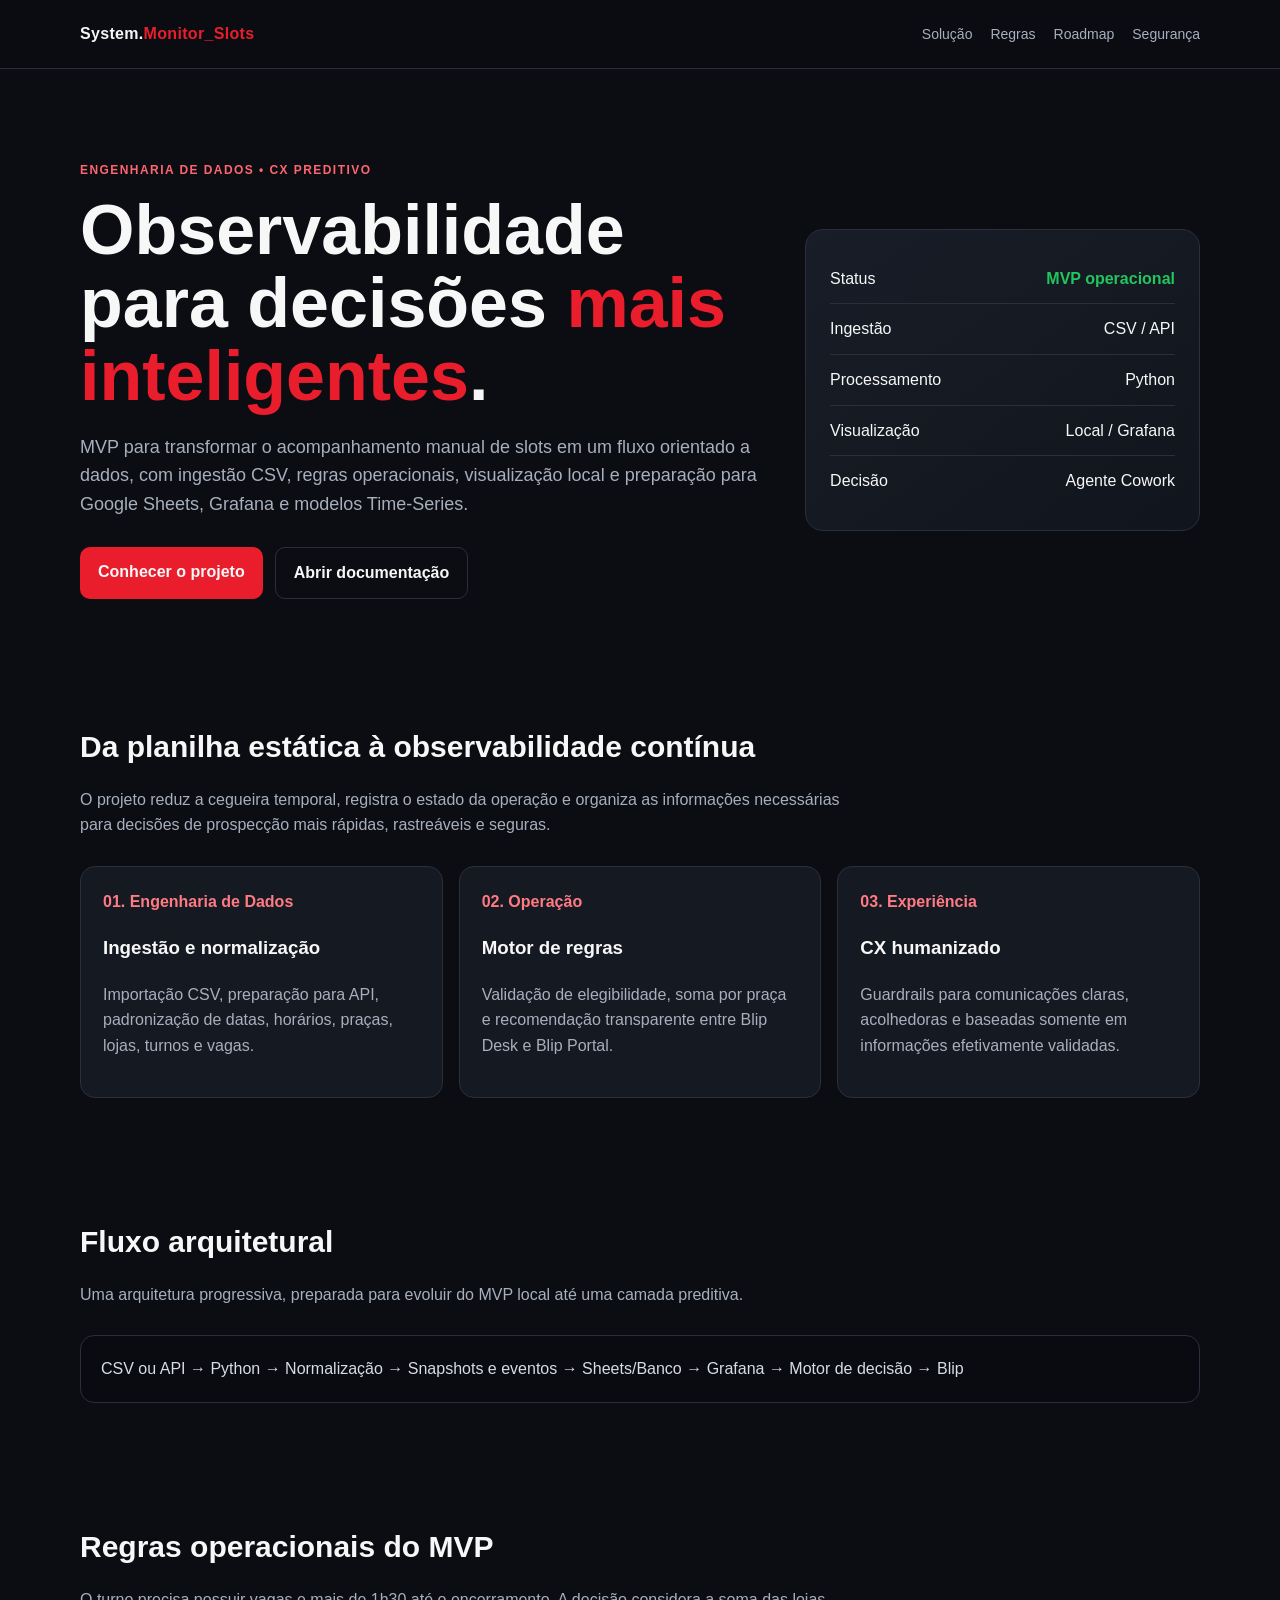
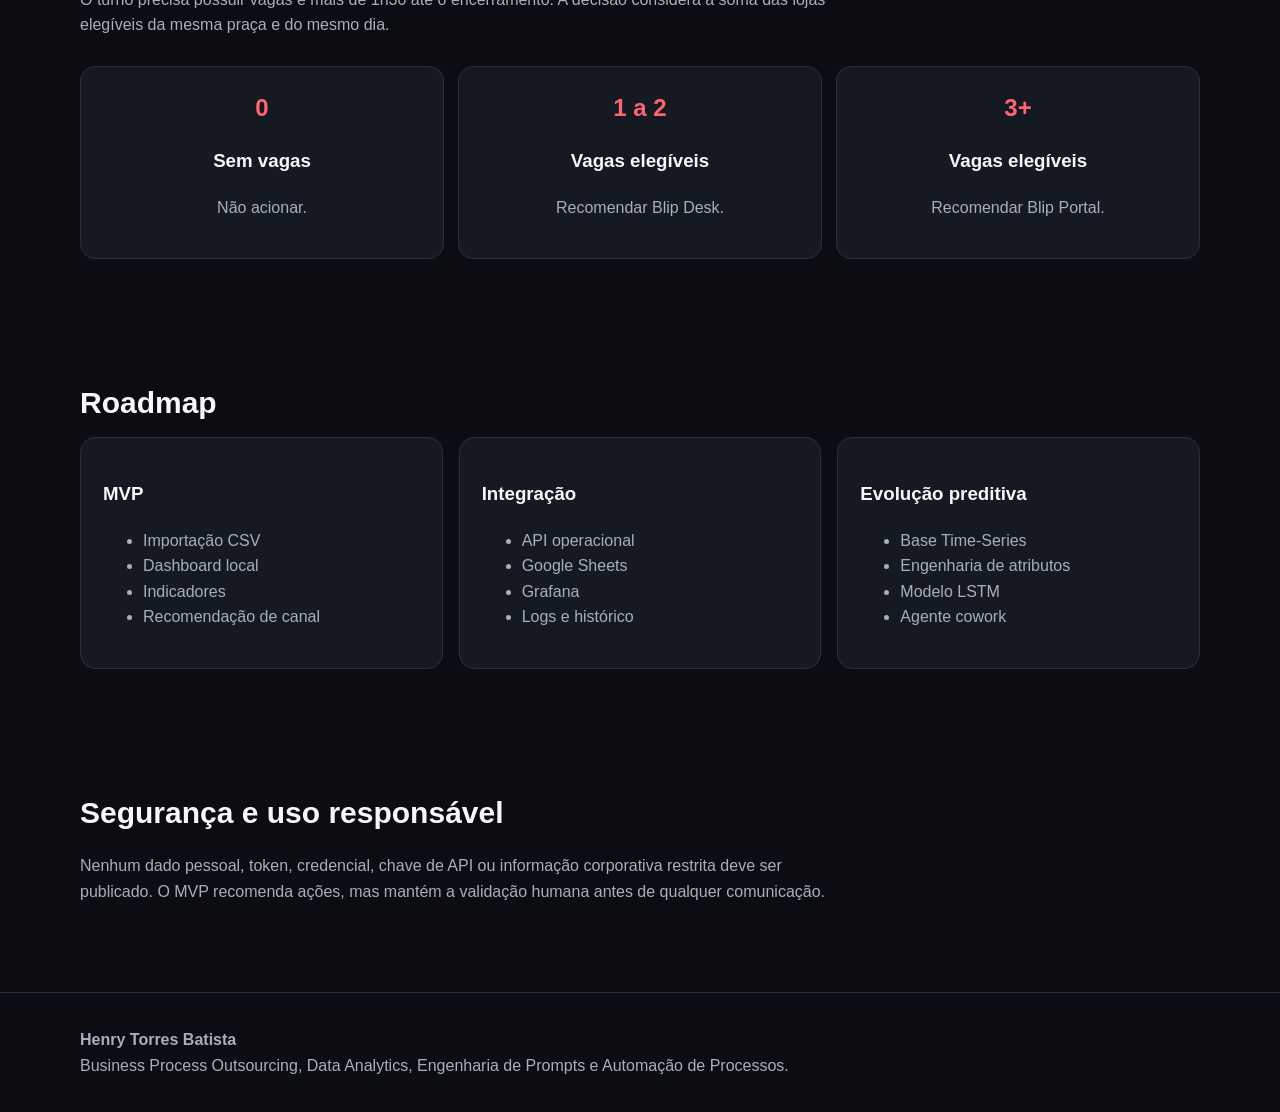
<file: index.html>
<!DOCTYPE html>
<html lang="pt-BR">
<head>
  <meta charset="UTF-8">
  <meta name="viewport" content="width=device-width, initial-scale=1.0">
  <meta name="description" content="System.Monitor_Slots: Engenharia de Dados, observabilidade de slots e CX preditivo.">
  <title>System.Monitor_Slots</title>
  <style>
    :root { --bg:#0b0d12; --card:#151922; --border:#29303d; --text:#f7f7f8; --muted:#a7afbd; --red:#ea1d2c; --green:#22c55e; }
    * { box-sizing:border-box; }
    html { scroll-behavior:smooth; }
    body { margin:0; background:var(--bg); color:var(--text); font-family:Segoe UI,Arial,sans-serif; line-height:1.6; }
    a { color:inherit; }
    .wrap { width:min(1120px, calc(100% - 32px)); margin:auto; }
    header { border-bottom:1px solid var(--border); background:rgba(11,13,18,.96); position:sticky; top:0; z-index:5; }
    nav { min-height:68px; display:flex; align-items:center; justify-content:space-between; gap:20px; }
    .brand { font-weight:800; letter-spacing:.02em; text-decoration:none; }
    .brand span { color:var(--red); }
    .links { display:flex; gap:18px; }
    .links a { color:var(--muted); text-decoration:none; font-size:14px; }
    .hero { padding:92px 0 64px; display:grid; grid-template-columns:1.4fr .8fr; gap:34px; align-items:center; }
    .eyebrow { color:#ff6570; font-weight:800; letter-spacing:.12em; font-size:12px; }
    h1 { font-size:clamp(38px,6vw,70px); line-height:1.04; margin:14px 0 20px; }
    h1 span { color:var(--red); }
    .lead { max-width:720px; color:var(--muted); font-size:18px; }
    .actions { display:flex; flex-wrap:wrap; gap:12px; margin-top:28px; }
    .btn { display:inline-block; padding:12px 18px; border-radius:10px; background:var(--red); text-decoration:none; font-weight:750; }
    .btn.alt { background:transparent; border:1px solid var(--border); }
    .status { background:linear-gradient(145deg,#181d27,#11151d); border:1px solid var(--border); border-radius:18px; padding:24px; }
    .status-row { display:flex; justify-content:space-between; padding:12px 0; border-bottom:1px solid var(--border); }
    .status-row:last-child { border:0; }
    .ok { color:var(--green); font-weight:800; }
    section { padding:60px 0; }
    h2 { font-size:30px; margin:0 0 10px; }
    .section-lead { color:var(--muted); max-width:760px; margin-bottom:28px; }
    .grid { display:grid; grid-template-columns:repeat(3,1fr); gap:16px; }
    .card { background:var(--card); border:1px solid var(--border); border-radius:15px; padding:22px; }
    .card strong { color:#ff7a83; }
    .card p, .card li { color:var(--muted); }
    .flow { background:#090b10; border:1px solid var(--border); border-radius:14px; padding:20px; overflow:auto; color:#d7dce5; white-space:pre; }
    .rules { display:grid; grid-template-columns:repeat(3,1fr); gap:14px; }
    .rule { text-align:center; }
    .rule b { display:block; font-size:24px; color:#ff6570; }
    footer { padding:34px 0; border-top:1px solid var(--border); color:var(--muted); }
    @media(max-width:800px){ .hero,.grid,.rules{grid-template-columns:1fr}.links{display:none}.hero{padding-top:60px}.status{order:2} }
  </style>
</head>
<body>
<header>
  <nav class="wrap">
    <a class="brand" href="#inicio">System.<span>Monitor_Slots</span></a>
    <div class="links"><a href="#solucao">Solução</a><a href="#regras">Regras</a><a href="#roadmap">Roadmap</a><a href="#seguranca">Segurança</a></div>
  </nav>
</header>
<main id="inicio" class="wrap">
  <section class="hero">
    <div>
      <div class="eyebrow">ENGENHARIA DE DADOS • CX PREDITIVO</div>
      <h1>Observabilidade para decisões <span>mais inteligentes</span>.</h1>
      <p class="lead">MVP para transformar o acompanhamento manual de slots em um fluxo orientado a dados, com ingestão CSV, regras operacionais, visualização local e preparação para Google Sheets, Grafana e modelos Time-Series.</p>
      <div class="actions"><a class="btn" href="#solucao">Conhecer o projeto</a><a class="btn alt" href="projeto_bancoDeDados_genAI/README.md">Abrir documentação</a></div>
    </div>
    <aside class="status">
      <div class="status-row"><span>Status</span><span class="ok">MVP operacional</span></div>
      <div class="status-row"><span>Ingestão</span><span>CSV / API</span></div>
      <div class="status-row"><span>Processamento</span><span>Python</span></div>
      <div class="status-row"><span>Visualização</span><span>Local / Grafana</span></div>
      <div class="status-row"><span>Decisão</span><span>Agente Cowork</span></div>
    </aside>
  </section>

  <section id="solucao">
    <h2>Da planilha estática à observabilidade contínua</h2>
    <p class="section-lead">O projeto reduz a cegueira temporal, registra o estado da operação e organiza as informações necessárias para decisões de prospecção mais rápidas, rastreáveis e seguras.</p>
    <div class="grid">
      <article class="card"><strong>01. Engenharia de Dados</strong><h3>Ingestão e normalização</h3><p>Importação CSV, preparação para API, padronização de datas, horários, praças, lojas, turnos e vagas.</p></article>
      <article class="card"><strong>02. Operação</strong><h3>Motor de regras</h3><p>Validação de elegibilidade, soma por praça e recomendação transparente entre Blip Desk e Blip Portal.</p></article>
      <article class="card"><strong>03. Experiência</strong><h3>CX humanizado</h3><p>Guardrails para comunicações claras, acolhedoras e baseadas somente em informações efetivamente validadas.</p></article>
    </div>
  </section>

  <section>
    <h2>Fluxo arquitetural</h2>
    <p class="section-lead">Uma arquitetura progressiva, preparada para evoluir do MVP local até uma camada preditiva.</p>
    <div class="flow">CSV ou API → Python → Normalização → Snapshots e eventos → Sheets/Banco → Grafana → Motor de decisão → Blip</div>
  </section>

  <section id="regras">
    <h2>Regras operacionais do MVP</h2>
    <p class="section-lead">O turno precisa possuir vagas e mais de 1h30 até o encerramento. A decisão considera a soma das lojas elegíveis da mesma praça e do mesmo dia.</p>
    <div class="rules">
      <article class="card rule"><b>0</b><h3>Sem vagas</h3><p>Não acionar.</p></article>
      <article class="card rule"><b>1 a 2</b><h3>Vagas elegíveis</h3><p>Recomendar Blip Desk.</p></article>
      <article class="card rule"><b>3+</b><h3>Vagas elegíveis</h3><p>Recomendar Blip Portal.</p></article>
    </div>
  </section>

  <section id="roadmap">
    <h2>Roadmap</h2>
    <div class="grid">
      <article class="card"><h3>MVP</h3><ul><li>Importação CSV</li><li>Dashboard local</li><li>Indicadores</li><li>Recomendação de canal</li></ul></article>
      <article class="card"><h3>Integração</h3><ul><li>API operacional</li><li>Google Sheets</li><li>Grafana</li><li>Logs e histórico</li></ul></article>
      <article class="card"><h3>Evolução preditiva</h3><ul><li>Base Time-Series</li><li>Engenharia de atributos</li><li>Modelo LSTM</li><li>Agente cowork</li></ul></article>
    </div>
  </section>

  <section id="seguranca">
    <h2>Segurança e uso responsável</h2>
    <p class="section-lead">Nenhum dado pessoal, token, credencial, chave de API ou informação corporativa restrita deve ser publicado. O MVP recomenda ações, mas mantém a validação humana antes de qualquer comunicação.</p>
  </section>
</main>
<footer><div class="wrap"><strong>Henry Torres Batista</strong><br>Business Process Outsourcing, Data Analytics, Engenharia de Prompts e Automação de Processos.</div></footer>
</body>
</html>
</file>
